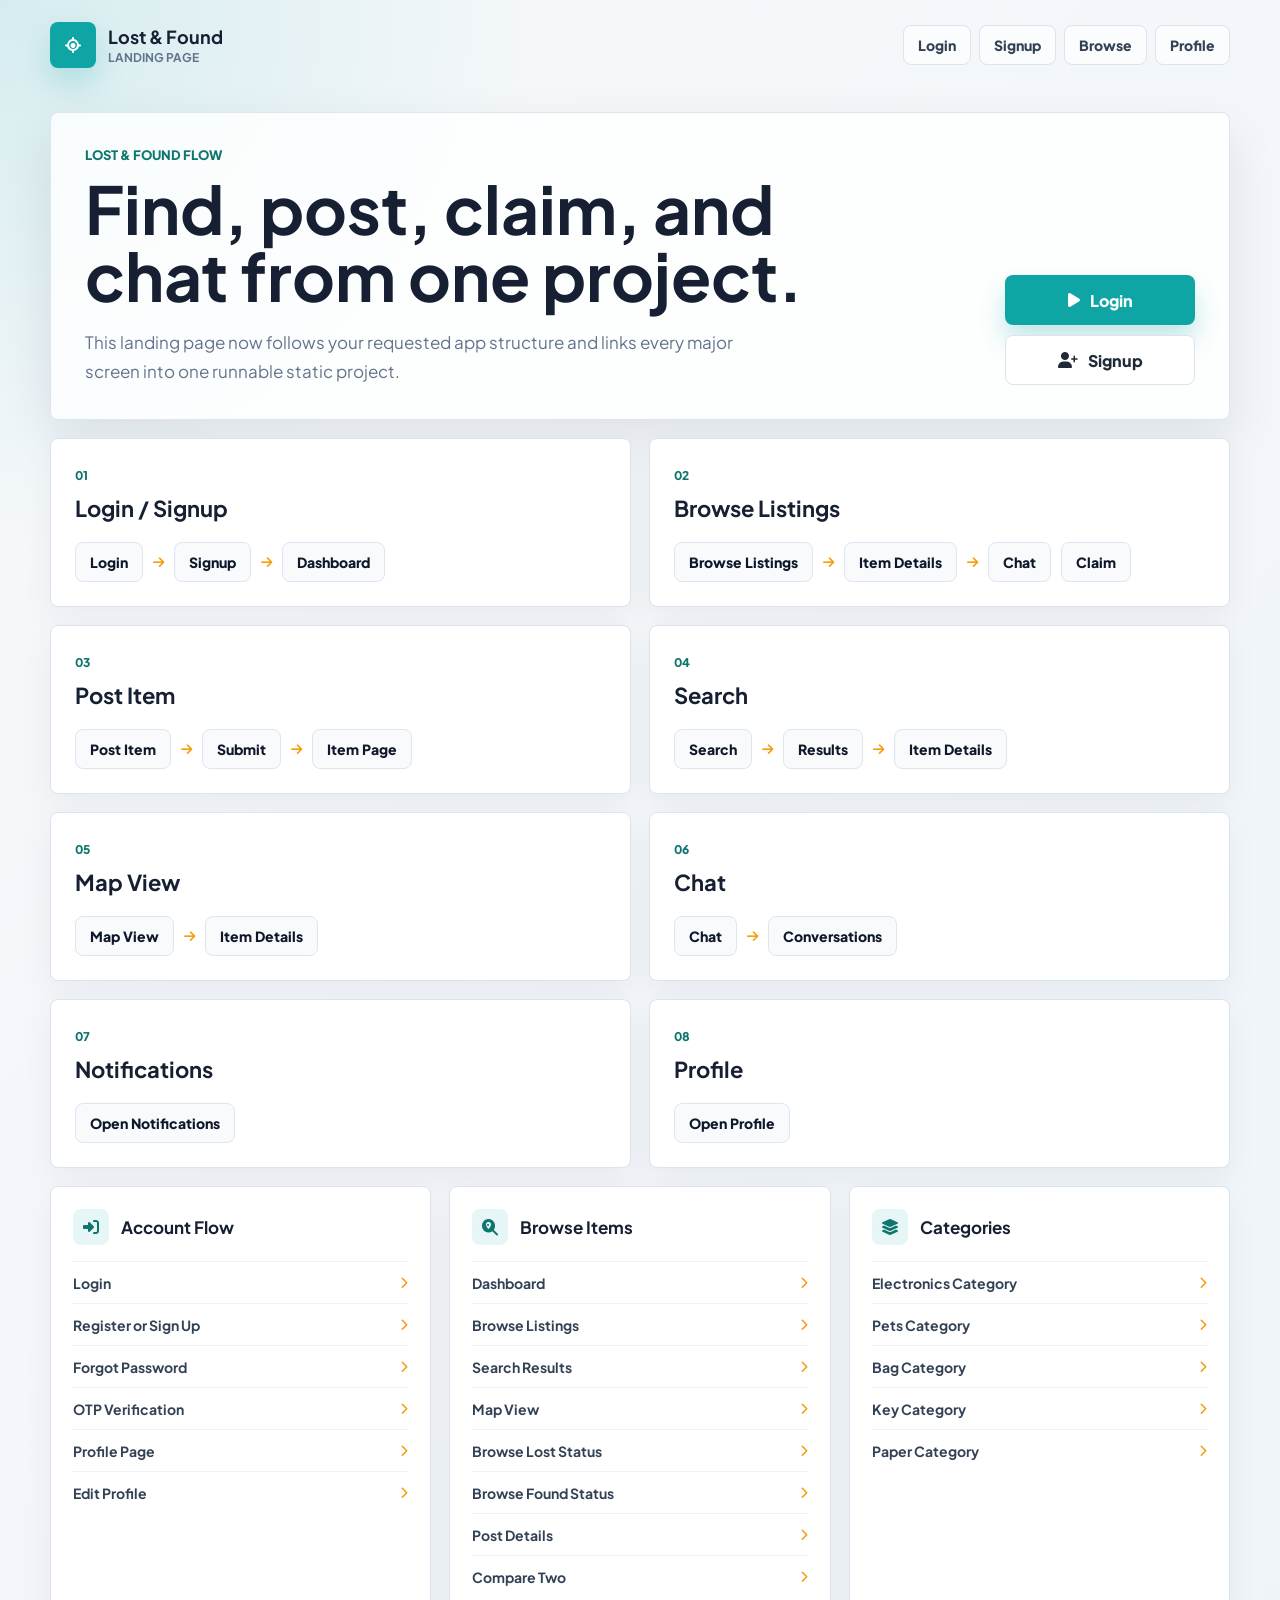
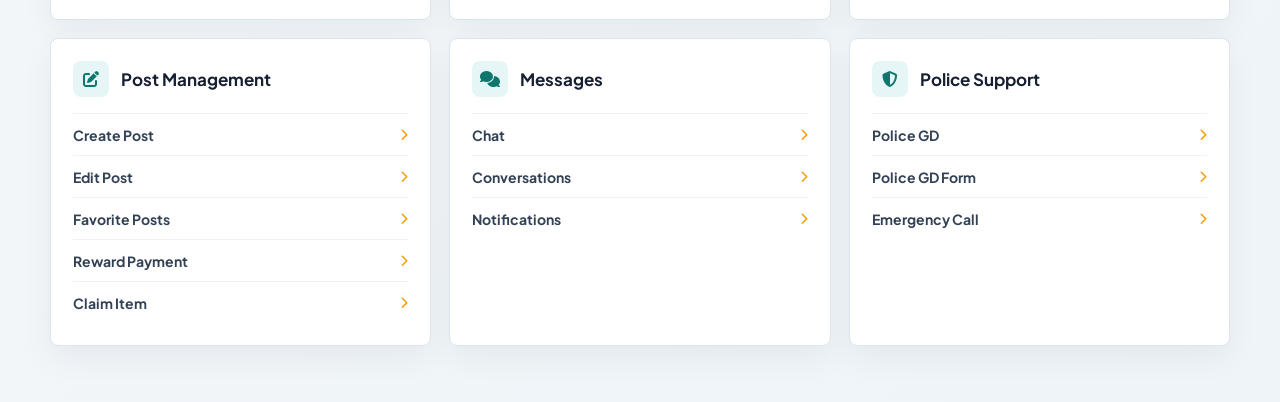
<file: index.html>
<!DOCTYPE html>
<html lang="en">
<head>
  <meta charset="UTF-8">
  <meta name="viewport" content="width=device-width, initial-scale=1.0">
  <title>Lost & Found | Landing Page</title>
  <link rel="preconnect" href="https://fonts.googleapis.com">
  <link rel="preconnect" href="https://fonts.gstatic.com" crossorigin>
  <link href="https://fonts.googleapis.com/css2?family=Plus+Jakarta+Sans:wght@400;600;700;800&display=swap" rel="stylesheet">
  <link rel="stylesheet" href="https://cdnjs.cloudflare.com/ajax/libs/font-awesome/6.4.0/css/all.min.css">
  <link rel="stylesheet" href="style.css">
</head>
<body>
  <header class="topbar">
    <a class="brand" href="index.html" aria-label="Lost and Found home">
      <span class="brand-mark"><i class="fa-solid fa-location-crosshairs"></i></span>
      <span>
        <strong>Lost & Found</strong>
        <small>Landing Page</small>
      </span>
    </a>

    <nav class="quick-nav" aria-label="Primary pages">
      <a href="Login/index.html">Login</a>
      <a href="Register-or-SignUp/index.html">Signup</a>
      <a href="Browse%20Listings/index.html">Browse</a>
      <a href="Profile%20Page/index.html">Profile</a>
    </nav>
  </header>

  <main>
    <section class="hero">
      <div class="hero-copy">
        <p class="eyebrow">Lost & Found flow</p>
        <h1>Find, post, claim, and chat from one project.</h1>
        <p>
          This landing page now follows your requested app structure and links every major screen
          into one runnable static project.
        </p>
      </div>

      <div class="hero-actions" aria-label="Main actions">
        <a class="primary-action" href="Login/index.html">
          <i class="fa-solid fa-play"></i>
          Login
        </a>
        <a class="secondary-action" href="Register-or-SignUp/index.html">
          <i class="fa-solid fa-user-plus"></i>
          Signup
        </a>
      </div>
    </section>

    <section class="flow-map" aria-label="Application flow">
      <article class="flow-card">
        <span class="step-number">01</span>
        <h2>Login / Signup</h2>
        <div class="flow-chain">
          <a href="Login/index.html">Login</a>
          <i class="fa-solid fa-arrow-right"></i>
          <a href="Register-or-SignUp/index.html">Signup</a>
          <i class="fa-solid fa-arrow-right"></i>
          <a href="DashBoard/index.html">Dashboard</a>
        </div>
      </article>

      <article class="flow-card">
        <span class="step-number">02</span>
        <h2>Browse Listings</h2>
        <div class="flow-chain">
          <a href="Browse%20Listings/index.html">Browse Listings</a>
          <i class="fa-solid fa-arrow-right"></i>
          <a href="Post%20Details/index.html">Item Details</a>
          <i class="fa-solid fa-arrow-right"></i>
          <a href="Chat/index.html">Chat</a>
          <a href="Claim%20Item/index.html">Claim</a>
        </div>
      </article>

      <article class="flow-card">
        <span class="step-number">03</span>
        <h2>Post Item</h2>
        <div class="flow-chain">
          <a href="Create%20Post/index.html">Post Item</a>
          <i class="fa-solid fa-arrow-right"></i>
          <a href="Create%20Post/index.html">Submit</a>
          <i class="fa-solid fa-arrow-right"></i>
          <a href="Post%20Details/index.html">Item Page</a>
        </div>
      </article>

      <article class="flow-card">
        <span class="step-number">04</span>
        <h2>Search</h2>
        <div class="flow-chain">
          <a href="DashBoard/index.html">Search</a>
          <i class="fa-solid fa-arrow-right"></i>
          <a href="Search%20Results/index.html">Results</a>
          <i class="fa-solid fa-arrow-right"></i>
          <a href="Post%20Details/index.html">Item Details</a>
        </div>
      </article>

      <article class="flow-card">
        <span class="step-number">05</span>
        <h2>Map View</h2>
        <div class="flow-chain">
          <a href="Map%20View/index.html">Map View</a>
          <i class="fa-solid fa-arrow-right"></i>
          <a href="Post%20Details/index.html">Item Details</a>
        </div>
      </article>

      <article class="flow-card">
        <span class="step-number">06</span>
        <h2>Chat</h2>
        <div class="flow-chain">
          <a href="Chat/index.html">Chat</a>
          <i class="fa-solid fa-arrow-right"></i>
          <a href="Conversations/index.html">Conversations</a>
        </div>
      </article>

      <article class="flow-card compact-card">
        <span class="step-number">07</span>
        <h2>Notifications</h2>
        <a class="solo-link" href="Notifications/index.html">Open Notifications</a>
      </article>

      <article class="flow-card compact-card">
        <span class="step-number">08</span>
        <h2>Profile</h2>
        <a class="solo-link" href="Profile%20Page/index.html">Open Profile</a>
      </article>
    </section>

    <section class="page-grid" aria-label="Extra project pages">
      <article class="page-group">
        <div class="group-heading">
          <i class="fa-solid fa-right-to-bracket"></i>
          <h2>Account Flow</h2>
        </div>
        <a href="Login/index.html">Login</a>
        <a href="Register-or-SignUp/index.html">Register or Sign Up</a>
        <a href="Forgot%20Password/index.html">Forgot Password</a>
        <a href="OTP%20Verification/index.html">OTP Verification</a>
        <a href="Profile%20Page/index.html">Profile Page</a>
        <a href="Edit%20Profile/index.html">Edit Profile</a>
      </article>

      <article class="page-group">
        <div class="group-heading">
          <i class="fa-solid fa-magnifying-glass-location"></i>
          <h2>Browse Items</h2>
        </div>
        <a href="DashBoard/index.html">Dashboard</a>
        <a href="Browse%20Listings/index.html">Browse Listings</a>
        <a href="Search%20Results/index.html">Search Results</a>
        <a href="Map%20View/index.html">Map View</a>
        <a href="Browse%20By%20Lost%20Status/index.html">Browse Lost Status</a>
        <a href="Browse%20By%20Found%20Status/index.html">Browse Found Status</a>
        <a href="Post%20Details/index.html">Post Details</a>
        <a href="Compare%20Two/index.html">Compare Two</a>
      </article>

      <article class="page-group">
        <div class="group-heading">
          <i class="fa-solid fa-layer-group"></i>
          <h2>Categories</h2>
        </div>
        <a href="Electroincs%20Category/index.html">Electronics Category</a>
        <a href="Pets%20Category/index.html">Pets Category</a>
        <a href="Bag%20Category/index.html">Bag Category</a>
        <a href="Key%20Category/index.html">Key Category</a>
        <a href="Paper%20Category/index.html">Paper Category</a>
      </article>

      <article class="page-group">
        <div class="group-heading">
          <i class="fa-solid fa-pen-to-square"></i>
          <h2>Post Management</h2>
        </div>
        <a href="Create%20Post/index.html">Create Post</a>
        <a href="Edit%20Post/index.html">Edit Post</a>
        <a href="Add%20Favorite%20Post/index.html">Favorite Posts</a>
        <a href="Reward%20Payment/index.html">Reward Payment</a>
        <a href="Claim%20Item/index.html">Claim Item</a>
      </article>

      <article class="page-group">
        <div class="group-heading">
          <i class="fa-solid fa-comments"></i>
          <h2>Messages</h2>
        </div>
        <a href="Chat/index.html">Chat</a>
        <a href="Conversations/index.html">Conversations</a>
        <a href="Notifications/index.html">Notifications</a>
      </article>

      <article class="page-group">
        <div class="group-heading">
          <i class="fa-solid fa-shield-halved"></i>
          <h2>Police Support</h2>
        </div>
        <a href="Police%20GD/index.html">Police GD</a>
        <a href="Police%20GD%20Form/index.html">Police GD Form</a>
        <a href="Emergency%20Call/index.html">Emergency Call</a>
      </article>
    </section>
  </main>
</body>
</html>
</file>
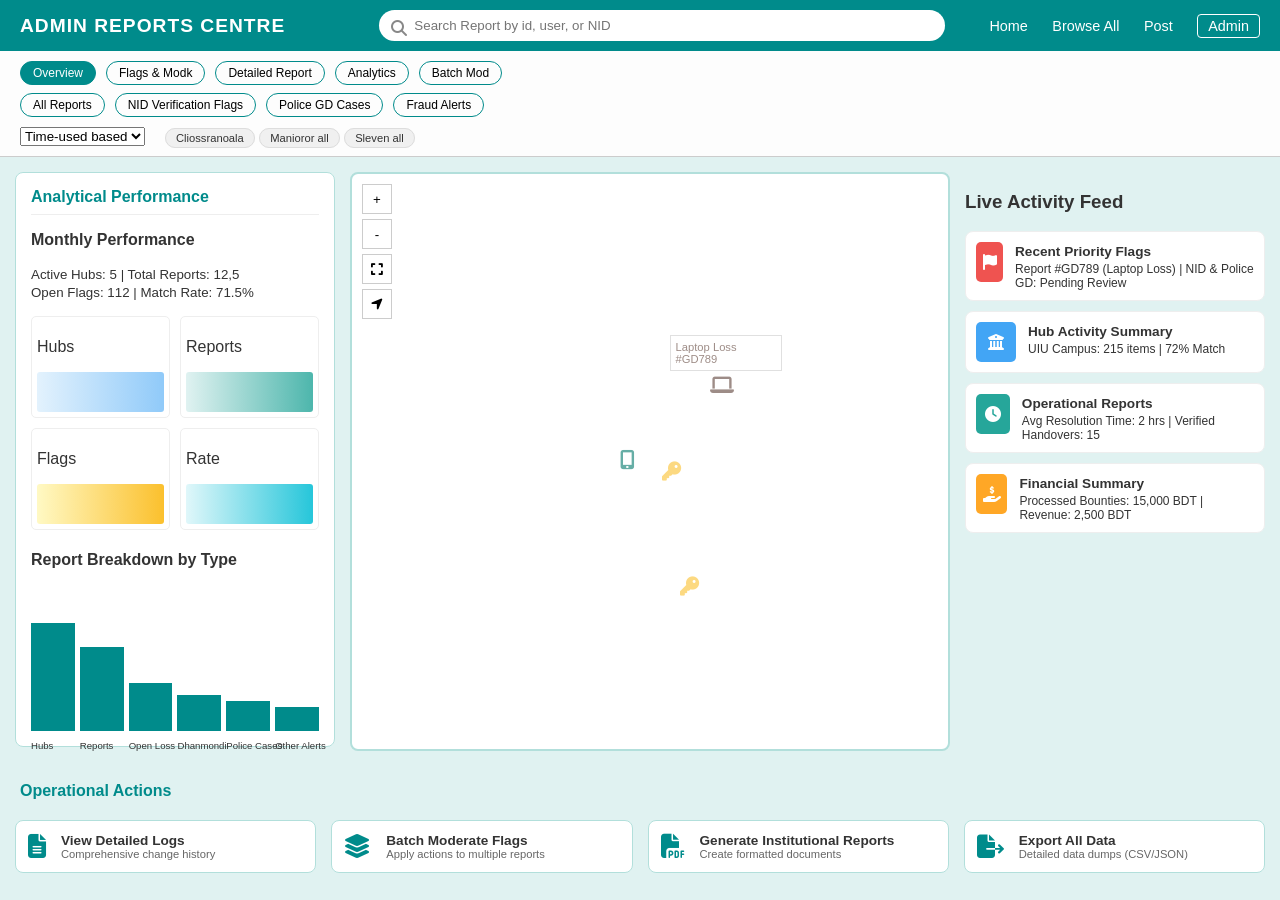
<file: Admin Reports Centre/index.html>
<!DOCTYPE html>
<html lang="en">
<head>
    <meta charset="UTF-8">
    <meta name="viewport" content="width=device-width, initial-scale=1.0">
    <title>Admin Reports Centre</title>
    <link rel="stylesheet" href="style.css">
    <link rel="stylesheet" href="https://cdnjs.cloudflare.com/ajax/libs/font-awesome/6.4.0/css/all.min.css">
    <link rel="stylesheet" href="https://cdnjs.cloudflare.com/ajax/libs/animate.css/4.1.1/animate.min.css"/>
</head>
<body>

    <header class="main-header">
        <div class="logo-area">
            <h1>ADMIN REPORTS CENTRE</h1>
        </div>
        <div class="search-bar">
            <i class="fas fa-search"></i>
            <input type="text" placeholder="Search Report by id, user, or NID">
        </div>
        <nav class="main-nav">
            <a href="#">Home</a>
            <a href="#">Browse All</a>
            <a href="#">Post</a>
            <a href="#" class="admin-label">Admin</a>
        </nav>
    </header>

    <div class="toolbar">
        <div class="primary-filters">
            <button class="active">Overview</button>
            <button>Flags & Modk</button>
            <button>Detailed Report</button>
            <button>Analytics</button>
            <button>Batch Mod</button>
        </div>
        <div class="secondary-filters">
            <button>All Reports</button>
            <button>NID Verification Flags</button>
            <button>Police GD Cases</button>
            <button>Fraud Alerts</button>
        </div>
        <div class="advanced-tools">
            <select><option>Time-used based</option></select>
            <div class="filter-pills">
                <span>Cliossranoala</span>
                <span>Manioror all</span>
                <span>Sleven all</span>
            </div>
        </div>
    </div>

    <main class="dashboard-container">
        
        <section class="analytical-col animate__animated animate__fadeInLeft">
            <div class="card">
                <h3>Analytical Performance</h3>
                <div class="stats-summary">
                    <p><strong>Monthly Performance</strong></p>
                    <small>Active Hubs: 5 | Total Reports: 12,5</small><br>
                    <small>Open Flags: 112 | Match Rate: 71.5%</small>
                </div>
                
                <div class="mini-charts-grid">
                    <div class="mini-chart">
                        <p>Hubs</p>
                        <div class="wave-svg blue-wave"></div>
                    </div>
                    <div class="mini-chart">
                        <p>Reports</p>
                        <div class="wave-svg teal-wave"></div>
                    </div>
                    <div class="mini-chart">
                        <p>Flags</p>
                        <div class="wave-svg gold-wave"></div>
                    </div>
                    <div class="mini-chart">
                        <p>Rate</p>
                        <div class="wave-svg cyan-wave"></div>
                    </div>
                </div>

                <div class="breakdown-section">
                    <h4>Report Breakdown by Type</h4>
                    <div class="bar-chart">
                        <div class="bar" style="height: 90%;"><span class="label">Hubs</span></div>
                        <div class="bar" style="height: 70%;"><span class="label">Reports</span></div>
                        <div class="bar" style="height: 40%;"><span class="label">Open Loss</span></div>
                        <div class="bar" style="height: 30%;"><span class="label">Dhanmondi</span></div>
                        <div class="bar" style="height: 25%;"><span class="label">Police Cases</span></div>
                        <div class="bar" style="height: 20%;"><span class="label">Other Alerts</span></div>
                    </div>
                </div>
            </div>
        </section>

        <section class="map-col animate__animated animate__zoomIn">
            <div class="map-wrapper">
                <div class="map-ui-controls">
                    <button>+</button>
                    <button>-</button>
                    <button><i class="fas fa-expand"></i></button>
                    <button><i class="fas fa-location-arrow"></i></button>
                </div>
                <div class="map-bg">
                    <div class="pin laptop-pin" style="top: 35%; left: 60%;">
                        <i class="fas fa-laptop"></i>
                        <div class="tooltip">Laptop Loss #GD789</div>
                    </div>
                    <div class="pin key-pin" style="top: 50%; left: 52%;">
                        <i class="fas fa-key"></i>
                    </div>
                    <div class="pin phone-pin" style="top: 48%; left: 45%;">
                        <i class="fas fa-mobile-alt"></i>
                    </div>
                    <div class="pin key-pin" style="top: 70%; left: 55%;">
                        <i class="fas fa-key"></i>
                    </div>
                </div>
            </div>
        </section>

        <section class="feed-col animate__animated animate__fadeInRight">
            <h3 class="feed-title">Live Activity Feed</h3>
            
            <div class="feed-item">
                <div class="icon-box red-bg"><i class="fas fa-flag"></i></div>
                <div class="feed-text">
                    <strong>Recent Priority Flags</strong>
                    <p>Report #GD789 (Laptop Loss) | NID & Police GD: Pending Review</p>
                </div>
            </div>

            <div class="feed-item">
                <div class="icon-box blue-bg"><i class="fas fa-university"></i></div>
                <div class="feed-text">
                    <strong>Hub Activity Summary</strong>
                    <p>UIU Campus: 215 items | 72% Match</p>
                </div>
            </div>

            <div class="feed-item">
                <div class="icon-box teal-bg"><i class="fas fa-clock"></i></div>
                <div class="feed-text">
                    <strong>Operational Reports</strong>
                    <p>Avg Resolution Time: 2 hrs | Verified Handovers: 15</p>
                </div>
            </div>

            <div class="feed-item">
                <div class="icon-box gold-bg"><i class="fas fa-hand-holding-usd"></i></div>
                <div class="feed-text">
                    <strong>Financial Summary</strong>
                    <p>Processed Bounties: 15,000 BDT | Revenue: 2,500 BDT</p>
                </div>
            </div>
        </section>
    </main>

    <div class="action-heading">Operational Actions</div>
    <footer class="footer-actions animate__animated animate__fadeInUp">
        <div class="action-card">
            <i class="fas fa-file-alt"></i>
            <div>
                <h4>View Detailed Logs</h4>
                <p>Comprehensive change history</p>
            </div>
        </div>
        <div class="action-card">
            <i class="fas fa-layer-group"></i>
            <div>
                <h4>Batch Moderate Flags</h4>
                <p>Apply actions to multiple reports</p>
            </div>
        </div>
        <div class="action-card">
            <i class="fas fa-file-pdf"></i>
            <div>
                <h4>Generate Institutional Reports</h4>
                <p>Create formatted documents</p>
            </div>
        </div>
        <div class="action-card">
            <i class="fas fa-file-export"></i>
            <div>
                <h4>Export All Data</h4>
                <p>Detailed data dumps (CSV/JSON)</p>
            </div>
        </div>
    </footer>

</body>
</html>
</file>
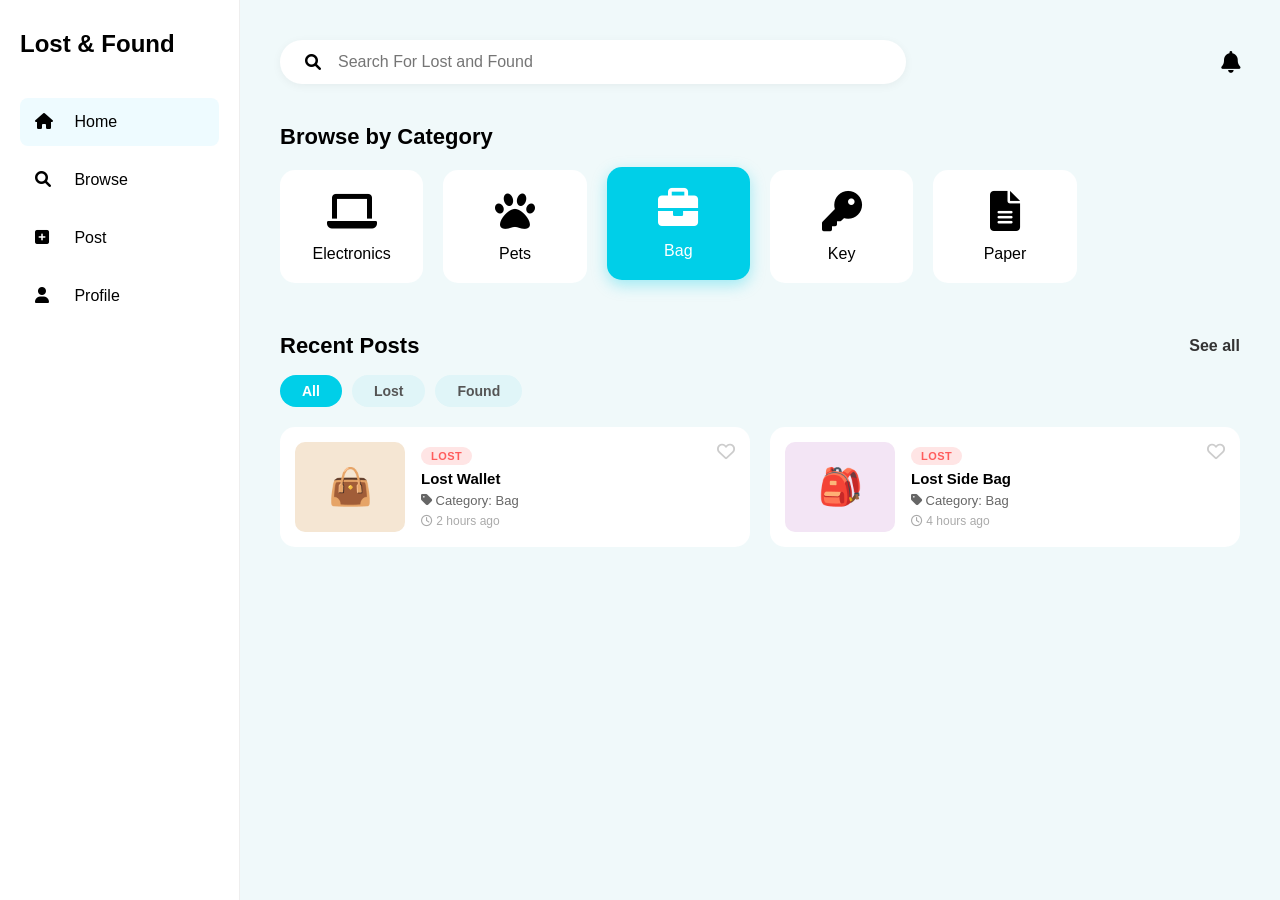
<file: Bag Category/index.html>
<!DOCTYPE html>
<html lang="en">
<head>
    <meta charset="UTF-8">
    <meta name="viewport" content="width=device-width, initial-scale=1.0">
    <title>Lost & Found Desktop</title>
    <link rel="stylesheet" href="style.css">
    <link rel="stylesheet" href="https://cdnjs.cloudflare.com/ajax/libs/font-awesome/6.0.0/css/all.min.css">
</head>
<body>

    <!-- Sidebar -->
    <nav class="sidebar">
        <div class="logo">Lost & Found</div>
        <ul class="nav-links">
            <li class="active"><i class="fas fa-home"></i> Home</li>
            <li><i class="fas fa-search"></i> Browse</li>
            <li><i class="fas fa-plus-square"></i> Post</li>
            <li><i class="fas fa-user"></i> Profile</li>
        </ul>
    </nav>

    <main class="main-content">
        <!-- Header -->
        <header class="top-header">
            <div class="search-bar">
                <i class="fas fa-search"></i>
                <input type="text" placeholder="Search For Lost and Found">
            </div>
            <div class="notifications">
                <i class="fas fa-bell"></i>
            </div>
        </header>

        <!-- Categories Section -->
        <section class="section">
            <h2>Browse by Category</h2>
            <div class="category-grid">
                <div class="category-card" onclick="filterByCategory('electronics', this)">
                    <div class="icon-box"><i class="fas fa-laptop"></i></div>
                    <p>Electronics</p>
                </div>
                <div class="category-card" onclick="filterByCategory('pets', this)">
                    <div class="icon-box"><i class="fas fa-paw"></i></div>
                    <p>Pets</p>
                </div>
                <div class="category-card active-category" onclick="filterByCategory('bag', this)">
                    <div class="icon-box"><i class="fas fa-briefcase"></i></div>
                    <p>Bag</p>
                </div>
                <div class="category-card" onclick="filterByCategory('key', this)">
                    <div class="icon-box"><i class="fas fa-key"></i></div>
                    <p>Key</p>
                </div>
                <div class="category-card" onclick="filterByCategory('paper', this)">
                    <div class="icon-box"><i class="fas fa-file-alt"></i></div>
                    <p>Paper</p>
                </div>
            </div>
        </section>

        <!-- Recent Posts Section -->
        <section class="section">
            <div class="section-header">
                <h2>Recent Posts</h2>
                <a href="#" class="see-all">See all</a>
            </div>

            <!-- Filter Tabs -->
            <div class="filter-tabs">
                <button class="filter-tab active" onclick="filterPosts('all', this)">All</button>
                <button class="filter-tab" onclick="filterPosts('lost', this)">Lost</button>
                <button class="filter-tab" onclick="filterPosts('found', this)">Found</button>
            </div>

            <div class="posts-grid" id="postsGrid">

                <div class="post-card" data-status="lost" data-category="bag">
                    <div class="img-placeholder" style="background:#f5e6d3;">👜</div>
                    <div class="post-info">
                        <span class="status-badge status-lost">Lost</span>
                        <h3>Lost Wallet</h3>
                        <p class="category-label"><i class="fas fa-tag"></i> Category: Bag</p>
                        <span class="time"><i class="far fa-clock"></i> 2 hours ago</span>
                    </div>
                    <i class="far fa-heart heart-icon"></i>
                </div>

                <div class="post-card" data-status="found" data-category="electronics">
                    <div class="img-placeholder" style="background:#ddeeff;">📱</div>
                    <div class="post-info">
                        <span class="status-badge status-found">Found</span>
                        <h3>Found iPhone 13</h3>
                        <p class="category-label"><i class="fas fa-tag"></i> Category: Electronics</p>
                        <span class="time"><i class="far fa-clock"></i> 3 hours ago</span>
                    </div>
                    <i class="far fa-heart heart-icon"></i>
                </div>

                <div class="post-card" data-status="found" data-category="electronics">
                    <div class="img-placeholder" style="background:#e8f5e9;">📲</div>
                    <div class="post-info">
                        <span class="status-badge status-found">Found</span>
                        <h3>Found Pixel 8 Pro</h3>
                        <p class="category-label"><i class="fas fa-tag"></i> Category: Electronics</p>
                        <span class="time"><i class="far fa-clock"></i> 1 hour ago</span>
                    </div>
                    <i class="far fa-heart heart-icon"></i>
                </div>

                <div class="post-card" data-status="lost" data-category="bag">
                    <div class="img-placeholder" style="background:#f3e5f5;">🎒</div>
                    <div class="post-info">
                        <span class="status-badge status-lost">Lost</span>
                        <h3>Lost Side Bag</h3>
                        <p class="category-label"><i class="fas fa-tag"></i> Category: Bag</p>
                        <span class="time"><i class="far fa-clock"></i> 4 hours ago</span>
                    </div>
                    <i class="far fa-heart heart-icon"></i>
                </div>

                <div class="post-card" data-status="lost" data-category="pets">
                    <div class="img-placeholder" style="background:#fff3e0;">🐱</div>
                    <div class="post-info">
                        <span class="status-badge status-lost">Lost</span>
                        <h3>Lost Cat</h3>
                        <p class="category-label"><i class="fas fa-tag"></i> Category: Pets</p>
                        <span class="time"><i class="far fa-clock"></i> 5 hours ago</span>
                    </div>
                    <i class="far fa-heart heart-icon"></i>
                </div>

                <div class="post-card" data-status="found" data-category="key">
                    <div class="img-placeholder" style="background:#e8f5e9;">🔑</div>
                    <div class="post-info">
                        <span class="status-badge status-found">Found</span>
                        <h3>Found Side Bag</h3>
                        <p class="category-label"><i class="fas fa-tag"></i> Category: Key</p>
                        <span class="time"><i class="far fa-clock"></i> 30 mins ago</span>
                    </div>
                    <i class="far fa-heart heart-icon"></i>
                </div>

                <div class="post-card" data-status="found" data-category="key">
                    <div class="img-placeholder" style="background:#e8f5e9;">🔑</div>
                    <div class="post-info">
                        <span class="status-badge status-found">Found</span>
                        <h3>A "Found Key" notice/poster</h3>
                        <p class="category-label"><i class="fas fa-tag"></i> Category: Key</p>
                        <span class="time"><i class="far fa-clock"></i> 2 hours ago</span>
                    </div>
                    <i class="far fa-heart heart-icon"></i>
                </div>

                <div class="post-card" data-status="lost" data-category="pets">
                    <div class="img-placeholder" style="background:#fff3e0;">🐾</div>
                    <div class="post-info">
                        <span class="status-badge status-lost">Lost</span>
                        <h3>Our beloved cat is missing!</h3>
                        <p class="category-label"><i class="fas fa-tag"></i> Category: Pets</p>
                        <span class="time"><i class="far fa-clock"></i> 1 hour ago</span>
                    </div>
                    <i class="far fa-heart heart-icon"></i>
                </div>

            </div>
        </section>
    </main>

    <script>
        let activeStatus = 'all';
        let activeCategory = 'bag';

        function applyFilters() {
            document.querySelectorAll('.post-card').forEach(card => {
                const statusMatch = activeStatus === 'all' || card.dataset.status === activeStatus;
                const categoryMatch = activeCategory === 'all' || card.dataset.category === activeCategory;
                card.style.display = (statusMatch && categoryMatch) ? 'flex' : 'none';
            });
        }

        function filterPosts(type, btn) {
            document.querySelectorAll('.filter-tab').forEach(t => t.classList.remove('active'));
            btn.classList.add('active');
            activeStatus = type;
            applyFilters();
        }

        function filterByCategory(category, card) {
            document.querySelectorAll('.category-card').forEach(c => c.classList.remove('active-category'));
            card.classList.add('active-category');
            activeCategory = category;
            applyFilters();
        }

        // Default: show Electronics on page load
        applyFilters();

        document.querySelectorAll('.heart-icon').forEach(icon => {
            icon.addEventListener('click', () => {
                icon.classList.toggle('far');
                icon.classList.toggle('fas');
                icon.style.color = icon.classList.contains('fas') ? '#ff5c5c' : '#ccc';
            });
        });
    </script>

</body>
</html>
</file>
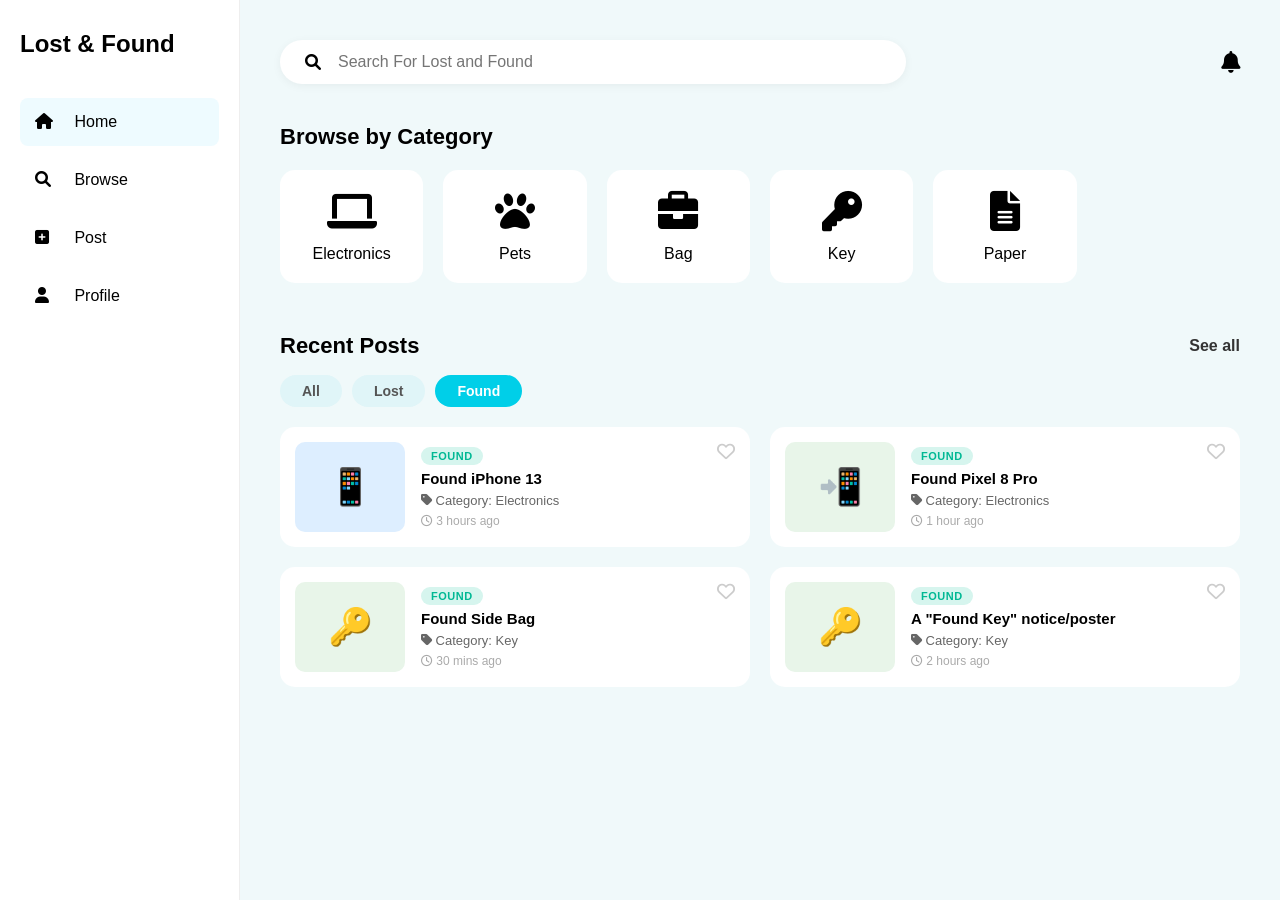
<file: Browse By Found Status/index.html>
<!DOCTYPE html>
<html lang="en">
<head>
    <meta charset="UTF-8">
    <meta name="viewport" content="width=device-width, initial-scale=1.0">
    <title>Lost & Found Desktop</title>
    <link rel="stylesheet" href="style.css">
    <link rel="stylesheet" href="https://cdnjs.cloudflare.com/ajax/libs/font-awesome/6.0.0/css/all.min.css">
</head>
<body>

    <!-- Sidebar -->
    <nav class="sidebar">
        <div class="logo">Lost & Found</div>
        <ul class="nav-links">
            <li class="active"><i class="fas fa-home"></i> Home</li>
            <li><i class="fas fa-search"></i> Browse</li>
            <li><i class="fas fa-plus-square"></i> Post</li>
            <li><i class="fas fa-user"></i> Profile</li>
        </ul>
    </nav>

    <main class="main-content">
        <!-- Header -->
        <header class="top-header">
            <div class="search-bar">
                <i class="fas fa-search"></i>
                <input type="text" placeholder="Search For Lost and Found">
            </div>
            <div class="notifications">
                <i class="fas fa-bell"></i>
            </div>
        </header>

        <!-- Categories Section -->
        <section class="section">
            <h2>Browse by Category</h2>
            <div class="category-grid">
                <div class="category-card">
                    <div class="icon-box"><i class="fas fa-laptop"></i></div>
                    <p>Electronics</p>
                </div>
                <div class="category-card">
                    <div class="icon-box"><i class="fas fa-paw"></i></div>
                    <p>Pets</p>
                </div>
                <div class="category-card">
                    <div class="icon-box"><i class="fas fa-briefcase"></i></div>
                    <p>Bag</p>
                </div>
                <div class="category-card">
                    <div class="icon-box"><i class="fas fa-key"></i></div>
                    <p>Key</p>
                </div>
                <div class="category-card">
                    <div class="icon-box"><i class="fas fa-file-alt"></i></div>
                    <p>Paper</p>
                </div>
            </div>
        </section>

        <!-- Recent Posts Section -->
        <section class="section">
            <div class="section-header">
                <h2>Recent Posts</h2>
                <a href="#" class="see-all">See all</a>
            </div>

            <!-- Filter Tabs -->
            <div class="filter-tabs">
                <button class="filter-tab" onclick="filterPosts('all', this)">All</button>
                <button class="filter-tab" onclick="filterPosts('lost', this)">Lost</button>
                <button class="filter-tab active" onclick="filterPosts('found', this)">Found</button>
            </div>

            <div class="posts-grid" id="postsGrid">

                <div class="post-card" data-status="lost">
                    <div class="img-placeholder" style="background:#f5e6d3;">👜</div>
                    <div class="post-info">
                        <span class="status-badge status-lost">Lost</span>
                        <h3>Lost Wallet</h3>
                        <p class="category-label"><i class="fas fa-tag"></i> Category: Bag</p>
                        <span class="time"><i class="far fa-clock"></i> 2 hours ago</span>
                    </div>
                    <i class="far fa-heart heart-icon"></i>
                </div>

                <div class="post-card" data-status="found">
                    <div class="img-placeholder" style="background:#ddeeff;">📱</div>
                    <div class="post-info">
                        <span class="status-badge status-found">Found</span>
                        <h3>Found iPhone 13</h3>
                        <p class="category-label"><i class="fas fa-tag"></i> Category: Electronics</p>
                        <span class="time"><i class="far fa-clock"></i> 3 hours ago</span>
                    </div>
                    <i class="far fa-heart heart-icon"></i>
                </div>

                <div class="post-card" data-status="found">
                    <div class="img-placeholder" style="background:#e8f5e9;">📲</div>
                    <div class="post-info">
                        <span class="status-badge status-found">Found</span>
                        <h3>Found Pixel 8 Pro</h3>
                        <p class="category-label"><i class="fas fa-tag"></i> Category: Electronics</p>
                        <span class="time"><i class="far fa-clock"></i> 1 hour ago</span>
                    </div>
                    <i class="far fa-heart heart-icon"></i>
                </div>

                <div class="post-card" data-status="lost">
                    <div class="img-placeholder" style="background:#f3e5f5;">🎒</div>
                    <div class="post-info">
                        <span class="status-badge status-lost">Lost</span>
                        <h3>Lost Side Bag</h3>
                        <p class="category-label"><i class="fas fa-tag"></i> Category: Bag</p>
                        <span class="time"><i class="far fa-clock"></i> 4 hours ago</span>
                    </div>
                    <i class="far fa-heart heart-icon"></i>
                </div>

                <div class="post-card" data-status="lost">
                    <div class="img-placeholder" style="background:#fff3e0;">🐱</div>
                    <div class="post-info">
                        <span class="status-badge status-lost">Lost</span>
                        <h3>Lost Cat</h3>
                        <p class="category-label"><i class="fas fa-tag"></i> Category: Pets</p>
                        <span class="time"><i class="far fa-clock"></i> 5 hours ago</span>
                    </div>
                    <i class="far fa-heart heart-icon"></i>
                </div>

                <div class="post-card" data-status="found">
                    <div class="img-placeholder" style="background:#e8f5e9;">🔑</div>
                    <div class="post-info">
                        <span class="status-badge status-found">Found</span>
                        <h3>Found Side Bag</h3>
                        <p class="category-label"><i class="fas fa-tag"></i> Category: Key</p>
                        <span class="time"><i class="far fa-clock"></i> 30 mins ago</span>
                    </div>
                    <i class="far fa-heart heart-icon"></i>
                </div>

                <div class="post-card" data-status="found">
                    <div class="img-placeholder" style="background:#e8f5e9;">🔑</div>
                    <div class="post-info">
                        <span class="status-badge status-found">Found</span>
                        <h3>A "Found Key" notice/poster</h3>
                        <p class="category-label"><i class="fas fa-tag"></i> Category: Key</p>
                        <span class="time"><i class="far fa-clock"></i> 2 hours ago</span>
                    </div>
                    <i class="far fa-heart heart-icon"></i>
                </div>

                <div class="post-card" data-status="lost">
                    <div class="img-placeholder" style="background:#fff3e0;">🐾</div>
                    <div class="post-info">
                        <span class="status-badge status-lost">Lost</span>
                        <h3>Our beloved cat is missing!</h3>
                        <p class="category-label"><i class="fas fa-tag"></i> Category: Pets</p>
                        <span class="time"><i class="far fa-clock"></i> 1 hour ago</span>
                    </div>
                    <i class="far fa-heart heart-icon"></i>
                </div>

            </div>
        </section>
    </main>

    <script>
        function filterPosts(type, btn) {
            document.querySelectorAll('.filter-tab').forEach(t => t.classList.remove('active'));
            btn.classList.add('active');
            const grid = document.getElementById('postsGrid');
            grid.classList.remove('filter-lost', 'filter-found');
            if (type === 'lost') grid.classList.add('filter-lost');
            if (type === 'found') grid.classList.add('filter-found');
        }

        // Apply lost filter on page load
        document.getElementById('postsGrid').classList.add('filter-found');

        document.querySelectorAll('.heart-icon').forEach(icon => {
            icon.addEventListener('click', () => {
                icon.classList.toggle('far');
                icon.classList.toggle('fas');
                icon.style.color = icon.classList.contains('fas') ? '#ff5c5c' : '#ccc';
            });
        });
    </script>

</body>
</html>
</file>
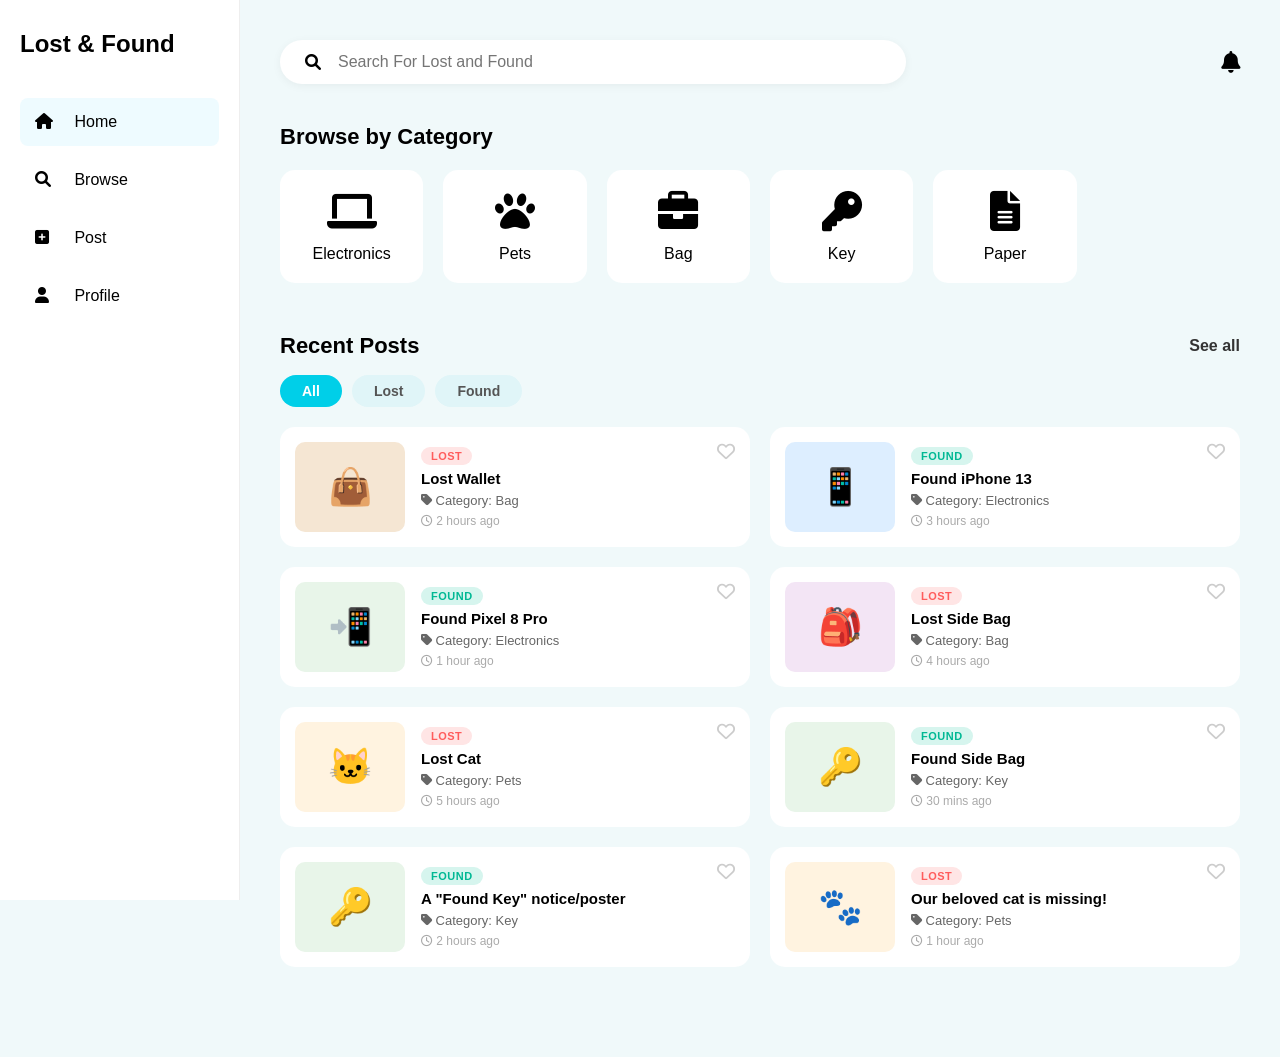
<file: DashBoard/index.html>
<!DOCTYPE html>
<html lang="en">
<head>
    <meta charset="UTF-8">
    <meta name="viewport" content="width=device-width, initial-scale=1.0">
    <title>Lost & Found Desktop</title>
    <link rel="stylesheet" href="style.css">
    <link rel="stylesheet" href="https://cdnjs.cloudflare.com/ajax/libs/font-awesome/6.0.0/css/all.min.css">
</head>
<body>

    <!-- Sidebar -->
    <nav class="sidebar">
        <div class="logo">Lost & Found</div>
        <ul class="nav-links">
            <li class="active" onclick="location.href='../DashBoard/index.html'"><i class="fas fa-home"></i> Home</li>
            <li onclick="location.href='../Browse Listings/index.html'"><i class="fas fa-search"></i> Browse</li>
            <li onclick="location.href='../Create Post/index.html'"><i class="fas fa-plus-square"></i> Post</li>
            <li onclick="location.href='../Profile Page/index.html'"><i class="fas fa-user"></i> Profile</li>
        </ul>
    </nav>

    <main class="main-content">
        <!-- Header -->
        <header class="top-header">
            <div class="search-bar">
                <i class="fas fa-search" onclick="location.href='../Search Results/index.html'"></i>
                <input type="text" placeholder="Search For Lost and Found" onkeydown="if(event.key === 'Enter') location.href='../Search Results/index.html'">
            </div>
            <div class="notifications" onclick="location.href='../Notifications/index.html'">
                <i class="fas fa-bell"></i>
            </div>
        </header>

        <!-- Categories Section -->
        <section class="section">
            <h2>Browse by Category</h2>
            <div class="category-grid">
                <div class="category-card" onclick="location.href='../Electroincs Category/index.html'">
                    <div class="icon-box"><i class="fas fa-laptop"></i></div>
                    <p>Electronics</p>
                </div>
                <div class="category-card" onclick="location.href='../Pets Category/index.html'">
                    <div class="icon-box"><i class="fas fa-paw"></i></div>
                    <p>Pets</p>
                </div>
                <div class="category-card" onclick="location.href='../Bag Category/index.html'">
                    <div class="icon-box"><i class="fas fa-briefcase"></i></div>
                    <p>Bag</p>
                </div>
                <div class="category-card" onclick="location.href='../Key Category/index.html'">
                    <div class="icon-box"><i class="fas fa-key"></i></div>
                    <p>Key</p>
                </div>
                <div class="category-card" onclick="location.href='../Paper Category/index.html'">
                    <div class="icon-box"><i class="fas fa-file-alt"></i></div>
                    <p>Paper</p>
                </div>
            </div>
        </section>

        <!-- Recent Posts Section -->
        <section class="section">
            <div class="section-header">
                <h2>Recent Posts</h2>
                <a href="../Browse Listings/index.html" class="see-all">See all</a>
            </div>

            <!-- Filter Tabs -->
            <div class="filter-tabs">
                <button class="filter-tab active" onclick="filterPosts('all', this)">All</button>
                <button class="filter-tab" onclick="filterPosts('lost', this)">Lost</button>
                <button class="filter-tab" onclick="filterPosts('found', this)">Found</button>
            </div>

            <div class="posts-grid" id="postsGrid">

                <div class="post-card" data-status="lost" onclick="location.href='../Post Details/index.html'">
                    <div class="img-placeholder" style="background:#f5e6d3;">👜</div>
                    <div class="post-info">
                        <span class="status-badge status-lost">Lost</span>
                        <h3>Lost Wallet</h3>
                        <p class="category-label"><i class="fas fa-tag"></i> Category: Bag</p>
                        <span class="time"><i class="far fa-clock"></i> 2 hours ago</span>
                    </div>
                    <i class="far fa-heart heart-icon"></i>
                </div>

                <div class="post-card" data-status="found" onclick="location.href='../Post Details/index.html'">
                    <div class="img-placeholder" style="background:#ddeeff;">📱</div>
                    <div class="post-info">
                        <span class="status-badge status-found">Found</span>
                        <h3>Found iPhone 13</h3>
                        <p class="category-label"><i class="fas fa-tag"></i> Category: Electronics</p>
                        <span class="time"><i class="far fa-clock"></i> 3 hours ago</span>
                    </div>
                    <i class="far fa-heart heart-icon"></i>
                </div>

                <div class="post-card" data-status="found" onclick="location.href='../Post Details/index.html'">
                    <div class="img-placeholder" style="background:#e8f5e9;">📲</div>
                    <div class="post-info">
                        <span class="status-badge status-found">Found</span>
                        <h3>Found Pixel 8 Pro</h3>
                        <p class="category-label"><i class="fas fa-tag"></i> Category: Electronics</p>
                        <span class="time"><i class="far fa-clock"></i> 1 hour ago</span>
                    </div>
                    <i class="far fa-heart heart-icon"></i>
                </div>

                <div class="post-card" data-status="lost" onclick="location.href='../Post Details/index.html'">
                    <div class="img-placeholder" style="background:#f3e5f5;">🎒</div>
                    <div class="post-info">
                        <span class="status-badge status-lost">Lost</span>
                        <h3>Lost Side Bag</h3>
                        <p class="category-label"><i class="fas fa-tag"></i> Category: Bag</p>
                        <span class="time"><i class="far fa-clock"></i> 4 hours ago</span>
                    </div>
                    <i class="far fa-heart heart-icon"></i>
                </div>

                <div class="post-card" data-status="lost" onclick="location.href='../Post Details/index.html'">
                    <div class="img-placeholder" style="background:#fff3e0;">🐱</div>
                    <div class="post-info">
                        <span class="status-badge status-lost">Lost</span>
                        <h3>Lost Cat</h3>
                        <p class="category-label"><i class="fas fa-tag"></i> Category: Pets</p>
                        <span class="time"><i class="far fa-clock"></i> 5 hours ago</span>
                    </div>
                    <i class="far fa-heart heart-icon"></i>
                </div>

                <div class="post-card" data-status="found" onclick="location.href='../Post Details/index.html'">
                    <div class="img-placeholder" style="background:#e8f5e9;">🔑</div>
                    <div class="post-info">
                        <span class="status-badge status-found">Found</span>
                        <h3>Found Side Bag</h3>
                        <p class="category-label"><i class="fas fa-tag"></i> Category: Key</p>
                        <span class="time"><i class="far fa-clock"></i> 30 mins ago</span>
                    </div>
                    <i class="far fa-heart heart-icon"></i>
                </div>

                <div class="post-card" data-status="found" onclick="location.href='../Post Details/index.html'">
                    <div class="img-placeholder" style="background:#e8f5e9;">🔑</div>
                    <div class="post-info">
                        <span class="status-badge status-found">Found</span>
                        <h3>A "Found Key" notice/poster</h3>
                        <p class="category-label"><i class="fas fa-tag"></i> Category: Key</p>
                        <span class="time"><i class="far fa-clock"></i> 2 hours ago</span>
                    </div>
                    <i class="far fa-heart heart-icon"></i>
                </div>

                <div class="post-card" data-status="lost" onclick="location.href='../Post Details/index.html'">
                    <div class="img-placeholder" style="background:#fff3e0;">🐾</div>
                    <div class="post-info">
                        <span class="status-badge status-lost">Lost</span>
                        <h3>Our beloved cat is missing!</h3>
                        <p class="category-label"><i class="fas fa-tag"></i> Category: Pets</p>
                        <span class="time"><i class="far fa-clock"></i> 1 hour ago</span>
                    </div>
                    <i class="far fa-heart heart-icon"></i>
                </div>

            </div>
        </section>
    </main>

    <script>
        function filterPosts(type, btn) {
            document.querySelectorAll('.filter-tab').forEach(t => t.classList.remove('active'));
            btn.classList.add('active');
            const grid = document.getElementById('postsGrid');
            grid.classList.remove('filter-lost', 'filter-found');
            if (type === 'lost') grid.classList.add('filter-lost');
            if (type === 'found') grid.classList.add('filter-found');
        }

        document.querySelectorAll('.heart-icon').forEach(icon => {
            icon.addEventListener('click', (event) => {
                event.stopPropagation();
                icon.classList.toggle('far');
                icon.classList.toggle('fas');
                icon.style.color = icon.classList.contains('fas') ? '#ff5c5c' : '#ccc';
            });
        });
    </script>

</body>
</html>
</file>
<file: style.css>
:root {
  --bg: #f6f8fb;
  --panel: #ffffff;
  --ink: #172033;
  --muted: #64748b;
  --line: #dbe3ef;
  --brand: #0ea5a4;
  --brand-dark: #0f766e;
  --accent: #f59e0b;
  --shadow: 0 20px 50px rgba(15, 23, 42, 0.09);
}

* {
  box-sizing: border-box;
}

body {
  margin: 0;
  min-height: 100vh;
  color: var(--ink);
  background:
    radial-gradient(circle at top left, rgba(14, 165, 164, 0.14), transparent 34rem),
    linear-gradient(135deg, #f6f8fb 0%, #eef4f8 100%);
  font-family: "Plus Jakarta Sans", Arial, sans-serif;
}

a {
  color: inherit;
  text-decoration: none;
}

.topbar {
  display: flex;
  align-items: center;
  justify-content: space-between;
  gap: 24px;
  width: min(1180px, calc(100% - 32px));
  margin: 0 auto;
  padding: 22px 0;
}

.brand {
  display: inline-flex;
  align-items: center;
  gap: 12px;
}

.brand-mark {
  display: grid;
  width: 46px;
  height: 46px;
  place-items: center;
  color: #fff;
  background: var(--brand);
  border-radius: 8px;
  box-shadow: 0 14px 30px rgba(14, 165, 164, 0.22);
}

.brand strong,
.brand small {
  display: block;
}

.brand strong {
  font-size: 18px;
}

.brand small {
  margin-top: 2px;
  color: var(--muted);
  font-size: 12px;
  font-weight: 700;
  text-transform: uppercase;
}

.quick-nav {
  display: flex;
  flex-wrap: wrap;
  gap: 8px;
  justify-content: flex-end;
}

.quick-nav a {
  padding: 10px 14px;
  color: #334155;
  background: rgba(255, 255, 255, 0.7);
  border: 1px solid var(--line);
  border-radius: 8px;
  font-size: 14px;
  font-weight: 800;
}

main {
  width: min(1180px, calc(100% - 32px));
  margin: 0 auto;
  padding: 22px 0 56px;
}

.hero {
  display: grid;
  grid-template-columns: minmax(0, 1fr) auto;
  gap: 28px;
  align-items: end;
  padding: 34px;
  background: rgba(255, 255, 255, 0.82);
  border: 1px solid rgba(219, 227, 239, 0.9);
  border-radius: 8px;
  box-shadow: var(--shadow);
}

.eyebrow {
  margin: 0 0 12px;
  color: var(--brand-dark);
  font-size: 13px;
  font-weight: 800;
  text-transform: uppercase;
}

.hero h1 {
  max-width: 720px;
  margin: 0;
  font-size: clamp(34px, 6vw, 66px);
  line-height: 1.02;
  letter-spacing: 0;
}

.hero p:last-child {
  max-width: 660px;
  margin: 18px 0 0;
  color: var(--muted);
  font-size: 17px;
  line-height: 1.7;
}

.hero-actions {
  display: flex;
  flex-direction: column;
  gap: 10px;
  min-width: 190px;
}

.primary-action,
.secondary-action {
  display: inline-flex;
  align-items: center;
  justify-content: center;
  gap: 10px;
  min-height: 50px;
  padding: 0 18px;
  border-radius: 8px;
  font-weight: 800;
}

.primary-action {
  color: #fff;
  background: var(--brand);
  box-shadow: 0 16px 26px rgba(14, 165, 164, 0.24);
}

.secondary-action {
  color: #1f2937;
  background: #fff;
  border: 1px solid var(--line);
}

.flow-map,
.page-grid {
  display: grid;
  gap: 18px;
  margin-top: 18px;
}

.flow-map {
  grid-template-columns: repeat(2, minmax(0, 1fr));
}

.page-grid {
  grid-template-columns: repeat(3, minmax(0, 1fr));
}

.flow-card,
.page-group {
  background: var(--panel);
  border: 1px solid var(--line);
  border-radius: 8px;
  box-shadow: 0 12px 32px rgba(15, 23, 42, 0.05);
}

.flow-card {
  min-height: 168px;
  padding: 24px;
}

.compact-card {
  min-height: 136px;
}

.step-number {
  color: var(--brand-dark);
  font-size: 12px;
  font-weight: 800;
  letter-spacing: 0;
}

.flow-card h2 {
  margin: 10px 0 20px;
  font-size: 22px;
}

.flow-chain {
  display: flex;
  flex-wrap: wrap;
  align-items: center;
  gap: 10px;
}

.flow-chain a,
.solo-link {
  display: inline-flex;
  align-items: center;
  min-height: 40px;
  padding: 0 14px;
  color: #0f172a;
  background: #f8fafc;
  border: 1px solid #dce6f2;
  border-radius: 8px;
  font-size: 14px;
  font-weight: 800;
}

.flow-chain i {
  color: var(--accent);
  font-size: 13px;
}

.page-group {
  padding: 22px;
}

.group-heading {
  display: flex;
  align-items: center;
  gap: 12px;
  margin-bottom: 16px;
}

.group-heading i {
  display: grid;
  width: 36px;
  height: 36px;
  place-items: center;
  color: var(--brand-dark);
  background: rgba(14, 165, 164, 0.1);
  border-radius: 8px;
}

.group-heading h2 {
  margin: 0;
  font-size: 17px;
}

.page-group a {
  display: flex;
  align-items: center;
  justify-content: space-between;
  min-height: 42px;
  padding: 10px 0;
  color: #334155;
  border-top: 1px solid #edf2f7;
  font-size: 14px;
  font-weight: 700;
}

.page-group a::after {
  content: "\f054";
  color: var(--accent);
  font-family: "Font Awesome 6 Free";
  font-size: 12px;
  font-weight: 900;
}

.page-group a:hover,
.quick-nav a:hover,
.secondary-action:hover,
.flow-chain a:hover,
.solo-link:hover {
  border-color: rgba(14, 165, 164, 0.35);
  color: var(--brand-dark);
}

@media (max-width: 900px) {
  .topbar,
  .hero {
    align-items: flex-start;
    flex-direction: column;
  }

  .topbar,
  .quick-nav {
    justify-content: flex-start;
  }

  .hero {
    display: flex;
  }

  .hero-actions {
    width: 100%;
  }

  .flow-map,
  .page-grid {
    grid-template-columns: 1fr;
  }
}

@media (max-width: 620px) {
  .topbar {
    width: min(100% - 24px, 1180px);
  }

  main {
    width: min(100% - 24px, 1180px);
    padding-top: 8px;
  }

  .quick-nav a {
    flex: 1 1 calc(50% - 8px);
    text-align: center;
  }

  .hero {
    padding: 24px;
  }

  .hero h1 {
    font-size: 36px;
  }
}
</file>
<file: Admin Reports Centre/style.css>
:root {
    --primary-teal: #008b8b;
    --bg-light: #e0f2f1;
    --card-border: #b2dfdb;
    --text-main: #333;
}

body {
    margin: 0;
    font-family: 'Segoe UI', Arial, sans-serif;
    background-color: var(--bg-light);
    color: var(--text-main);
}

/* Header */
.main-header {
    background-color: var(--primary-teal);
    color: white;
    padding: 10px 20px;
    display: flex;
    align-items: center;
    justify-content: space-between;
}

.logo-area h1 {
    font-size: 1.2rem;
    margin: 0;
    letter-spacing: 1px;
}

.search-bar {
    position: relative;
    width: 40%;
}

.search-bar input {
    width: 100%;
    padding: 8px 35px;
    border-radius: 20px;
    border: none;
}

.search-bar i {
    position: absolute;
    left: 12px;
    top: 10px;
    color: #888;
}

.main-nav a {
    color: white;
    text-decoration: none;
    margin-left: 20px;
    font-size: 0.9rem;
}

.admin-label {
    border: 1px solid white;
    padding: 3px 10px;
    border-radius: 4px;
}

/* Toolbar */
.toolbar {
    background: #fdfdfd;
    padding: 10px 20px;
    border-bottom: 1px solid #ccc;
}

.primary-filters, .secondary-filters {
    display: flex;
    gap: 10px;
    margin-bottom: 8px;
}

.primary-filters button, .secondary-filters button {
    background: none;
    border: 1px solid var(--primary-teal);
    padding: 4px 12px;
    border-radius: 15px;
    cursor: pointer;
    font-size: 0.75rem;
}

.primary-filters button.active {
    background: var(--primary-teal);
    color: white;
}

.advanced-tools {
    display: flex;
    align-items: center;
    gap: 20px;
    margin-top: 10px;
}

.filter-pills span {
    background: #f0f0f0;
    padding: 3px 10px;
    border-radius: 12px;
    font-size: 0.7rem;
    border: 1px solid #ddd;
}

/* Layout Grid */
.dashboard-container {
    display: grid;
    grid-template-columns: 320px 1fr 300px;
    gap: 15px;
    padding: 15px;
}

.card {
    background: white;
    border: 1px solid var(--card-border);
    border-radius: 8px;
    padding: 15px;
}

.card h3 {
    margin-top: 0;
    font-size: 1rem;
    color: var(--primary-teal);
    border-bottom: 1px solid #eee;
    padding-bottom: 8px;
}

/* Charts */
.mini-charts-grid {
    display: grid;
    grid-template-columns: 1fr 1fr;
    gap: 10px;
    margin: 15px 0;
}

.mini-chart {
    border: 1px solid #eee;
    padding: 5px;
    border-radius: 5px;
}

.wave-svg {
    height: 40px;
    background-size: cover;
    border-radius: 3px;
}

.blue-wave { background: linear-gradient(to right, #e3f2fd, #90caf9); }
.teal-wave { background: linear-gradient(to right, #e0f2f1, #4db6ac); }
.gold-wave { background: linear-gradient(to right, #fff9c4, #fbc02d); }
.cyan-wave { background: linear-gradient(to right, #e0f7fa, #26c6da); }

.bar-chart {
    display: flex;
    align-items: flex-end;
    gap: 5px;
    height: 120px;
    padding-top: 20px;
}

.bar {
    flex: 1;
    background: var(--primary-teal);
    position: relative;
}

.bar .label {
    position: absolute;
    bottom: -20px;
    font-size: 0.6rem;
    white-space: nowrap;
    left: 0;
}

/* Map Mockup */
.map-wrapper {
    height: 100%;
    min-height: 450px;
    background: white;
    border: 2px solid var(--card-border);
    border-radius: 8px;
    position: relative;
    overflow: hidden;
}

.map-bg {
    width: 100%;
    height: 100%;
    background-image: url('https://upload.wikimedia.org/wikipedia/commons/e/ea/Dhaka_City_Map.png'); /* Placeholder */
    background-size: cover;
    opacity: 0.6;
}

.map-ui-controls {
    position: absolute;
    left: 10px;
    top: 10px;
    display: flex;
    flex-direction: column;
    gap: 5px;
    z-index: 10;
}

.map-ui-controls button {
    width: 30px;
    height: 30px;
    background: white;
    border: 1px solid #ccc;
    cursor: pointer;
}

.pin {
    position: absolute;
    font-size: 1.2rem;
    cursor: pointer;
}

.laptop-pin { color: #5d4037; }
.key-pin { color: #fbc02d; }
.phone-pin { color: #00796b; }

.tooltip {
    position: absolute;
    background: white;
    padding: 5px;
    font-size: 0.7rem;
    border: 1px solid #ccc;
    width: 100px;
    top: -40px;
    left: -40px;
}

/* Feed */
.feed-item {
    background: white;
    margin-bottom: 10px;
    padding: 10px;
    border-radius: 8px;
    display: flex;
    gap: 12px;
    border: 1px solid #eee;
}

.icon-box {
    width: 40px;
    height: 40px;
    border-radius: 5px;
    display: flex;
    align-items: center;
    justify-content: center;
    color: white;
}

.red-bg { background: #ef5350; }
.blue-bg { background: #42a5f5; }
.teal-bg { background: #26a69a; }
.gold-bg { background: #ffa726; }

.feed-text strong { font-size: 0.85rem; }
.feed-text p { font-size: 0.75rem; margin: 2px 0 0 0; }

/* Operational Actions Footer */
.action-heading {
    padding: 20px 20px 5px 20px;
    font-weight: bold;
    color: var(--primary-teal);
}

.footer-actions {
    display: grid;
    grid-template-columns: repeat(4, 1fr);
    gap: 15px;
    padding: 15px;
}

.action-card {
    background: white;
    border: 1px solid #b2dfdb;
    border-radius: 8px;
    padding: 12px;
    display: flex;
    align-items: center;
    gap: 15px;
    transition: transform 0.2s;
    cursor: pointer;
}

.action-card:hover {
    transform: translateY(-5px);
    box-shadow: 0 4px 10px rgba(0,0,0,0.1);
}

.action-card i {
    font-size: 1.5rem;
    color: var(--primary-teal);
}

.action-card h4 { margin: 0; font-size: 0.85rem; }
.action-card p { margin: 0; font-size: 0.7rem; color: #666; }

/* Animation Overrides */
.animate__animated {
    --animate-duration: 0.8s;
}
</file>
<file: Bag Category/style.css>
:root {
    --bg-color: #f0f9fa;
    --card-bg: #ffffff;
    --accent-color: #000000;
    --text-secondary: #666;
    --lost-color: #ff5c5c;
    --found-color: #00b894;
}

body {
    font-family: 'Inter', sans-serif;
    margin: 0;
    display: flex;
    background-color: var(--bg-color);
}

/* ── Sidebar ── */
.sidebar {
    width: 240px;
    height: 100vh;
    background: white;
    padding: 30px 20px;
    position: fixed;
    border-right: 1px solid #eee;
    box-sizing: border-box;
}

.logo {
    font-size: 24px;
    font-weight: bold;
    margin-bottom: 40px;
}

.nav-links {
    list-style: none;
    padding: 0;
    margin: 0;
}

.nav-links li {
    padding: 15px;
    margin-bottom: 10px;
    cursor: pointer;
    border-radius: 8px;
    transition: background 0.3s, color 0.3s;
    font-weight: 500;
}

.nav-links li.active,
.nav-links li:hover {
    background: #eefbff;
    color: var(--accent-color);
}

.nav-links i {
    margin-right: 15px;
    width: 20px;
}

/* ── Main Content ── */
.main-content {
    margin-left: 240px;
    padding: 40px;
    width: 100%;
    box-sizing: border-box;
}

/* ── Top Header ── */
.top-header {
    display: flex;
    justify-content: space-between;
    align-items: center;
    margin-bottom: 40px;
}

.search-bar {
    background: white;
    padding: 12px 25px;
    border-radius: 50px;
    width: 60%;
    display: flex;
    align-items: center;
    box-shadow: 0 2px 10px rgba(0, 0, 0, 0.05);
}

.search-bar input {
    border: none;
    outline: none;
    margin-left: 15px;
    width: 100%;
    font-size: 16px;
}

.notifications i {
    font-size: 22px;
    cursor: pointer;
}

/* ── Section Headings ── */
.section {
    margin-bottom: 50px;
}

h2 {
    font-size: 22px;
    margin-bottom: 20px;
    margin-top: 0;
}

.section-header {
    display: flex;
    justify-content: space-between;
    align-items: center;
    margin-bottom: 16px;
}

.section-header h2 {
    margin-bottom: 0;
}

.see-all {
    text-decoration: none;
    color: #333;
    font-weight: 600;
}

/* ── Category Grid ── */
.category-grid {
    display: grid;
    grid-template-columns: repeat(auto-fill, minmax(140px, 1fr));
    gap: 20px;
}

.category-card {
    background: white;
    padding: 20px;
    border-radius: 15px;
    text-align: center;
    transition: transform 0.3s, box-shadow 0.3s;
    cursor: pointer;
}

.category-card p {
    margin: 0;
    font-weight: 500;
}

.category-card:hover {
    transform: translateY(-5px);
    box-shadow: 0 5px 15px rgba(0, 0, 0, 0.1);
}

.category-card.active-category {
    background: #00cfe8;
    color: white;
    transform: translateY(-3px);
    box-shadow: 0 5px 15px rgba(0, 207, 232, 0.35);
}

.icon-box {
    font-size: 40px;
    margin-bottom: 10px;
}

/* ── Filter Tabs ── */
.filter-tabs {
    display: flex;
    gap: 10px;
    margin-bottom: 20px;
}

.filter-tab {
    padding: 8px 22px;
    border-radius: 50px;
    border: none;
    cursor: pointer;
    font-weight: 600;
    font-size: 14px;
    transition: background 0.2s, color 0.2s;
    background: #e0f5f8;
    color: #555;
}

.filter-tab.active {
    background: #00cfe8;
    color: white;
}

.filter-tab:hover:not(.active) {
    background: #c5eef5;
}

/* ── Posts Grid ── */
.posts-grid {
    display: grid;
    grid-template-columns: repeat(auto-fill, minmax(320px, 1fr));
    gap: 20px;
}

/* Filter visibility */
.posts-grid.filter-lost .post-card[data-status="found"],
.posts-grid.filter-found .post-card[data-status="lost"] {
    display: none;
}

/* ── Post Card ── */
.post-card {
    background: white;
    border-radius: 15px;
    overflow: hidden;
    display: flex;
    padding: 15px;
    position: relative;
    align-items: center;
    transition: box-shadow 0.2s, transform 0.2s;
    box-sizing: border-box;
}

.post-card:hover {
    box-shadow: 0 6px 20px rgba(0, 0, 0, 0.09);
    transform: translateY(-2px);
}

.post-card img {
    width: 110px;
    height: 90px;
    border-radius: 10px;
    object-fit: cover;
    flex-shrink: 0;
}

.img-placeholder {
    width: 110px;
    height: 90px;
    border-radius: 10px;
    flex-shrink: 0;
    display: flex;
    align-items: center;
    justify-content: center;
    font-size: 36px;
}

/* ── Post Info ── */
.post-info {
    padding-left: 16px;
    flex: 1;
}

.post-info h3 {
    margin: 0 0 6px 0;
    font-size: 15px;
    font-weight: 700;
    padding-right: 30px;
}

.category-label {
    color: var(--text-secondary);
    font-size: 13px;
    margin: 4px 0;
}

.time {
    font-size: 12px;
    color: #aaa;
    margin-top: 6px;
    display: block;
}

/* ── Status Badge ── */
.status-badge {
    display: inline-block;
    padding: 3px 10px;
    border-radius: 20px;
    font-size: 11px;
    font-weight: 700;
    margin-bottom: 5px;
    text-transform: uppercase;
    letter-spacing: 0.5px;
}

.status-lost {
    background: #ffe5e5;
    color: var(--lost-color);
}

.status-found {
    background: #d6f5ee;
    color: var(--found-color);
}

/* ── Heart Icon ── */
.heart-icon {
    position: absolute;
    right: 15px;
    top: 15px;
    font-size: 18px;
    cursor: pointer;
    color: #ccc;
    transition: color 0.2s;
}

.heart-icon:hover {
    color: #ff5c5c;
}
</file>
<file: Browse By Found Status/style.css>
:root {
    --bg-color: #f0f9fa;
    --card-bg: #ffffff;
    --accent-color: #000000;
    --text-secondary: #666;
    --lost-color: #ff5c5c;
    --found-color: #00b894;
}

body {
    font-family: 'Inter', sans-serif;
    margin: 0;
    display: flex;
    background-color: var(--bg-color);
}

/* ── Sidebar ── */
.sidebar {
    width: 240px;
    height: 100vh;
    background: white;
    padding: 30px 20px;
    position: fixed;
    border-right: 1px solid #eee;
    box-sizing: border-box;
}

.logo {
    font-size: 24px;
    font-weight: bold;
    margin-bottom: 40px;
}

.nav-links {
    list-style: none;
    padding: 0;
    margin: 0;
}

.nav-links li {
    padding: 15px;
    margin-bottom: 10px;
    cursor: pointer;
    border-radius: 8px;
    transition: background 0.3s, color 0.3s;
    font-weight: 500;
}

.nav-links li.active,
.nav-links li:hover {
    background: #eefbff;
    color: var(--accent-color);
}

.nav-links i {
    margin-right: 15px;
    width: 20px;
}

/* ── Main Content ── */
.main-content {
    margin-left: 240px;
    padding: 40px;
    width: 100%;
    box-sizing: border-box;
}

/* ── Top Header ── */
.top-header {
    display: flex;
    justify-content: space-between;
    align-items: center;
    margin-bottom: 40px;
}

.search-bar {
    background: white;
    padding: 12px 25px;
    border-radius: 50px;
    width: 60%;
    display: flex;
    align-items: center;
    box-shadow: 0 2px 10px rgba(0, 0, 0, 0.05);
}

.search-bar input {
    border: none;
    outline: none;
    margin-left: 15px;
    width: 100%;
    font-size: 16px;
}

.notifications i {
    font-size: 22px;
    cursor: pointer;
}

/* ── Section Headings ── */
.section {
    margin-bottom: 50px;
}

h2 {
    font-size: 22px;
    margin-bottom: 20px;
    margin-top: 0;
}

.section-header {
    display: flex;
    justify-content: space-between;
    align-items: center;
    margin-bottom: 16px;
}

.section-header h2 {
    margin-bottom: 0;
}

.see-all {
    text-decoration: none;
    color: #333;
    font-weight: 600;
}

/* ── Category Grid ── */
.category-grid {
    display: grid;
    grid-template-columns: repeat(auto-fill, minmax(140px, 1fr));
    gap: 20px;
}

.category-card {
    background: white;
    padding: 20px;
    border-radius: 15px;
    text-align: center;
    transition: transform 0.3s, box-shadow 0.3s;
    cursor: pointer;
}

.category-card p {
    margin: 0;
    font-weight: 500;
}

.category-card:hover {
    transform: translateY(-5px);
    box-shadow: 0 5px 15px rgba(0, 0, 0, 0.1);
}

.icon-box {
    font-size: 40px;
    margin-bottom: 10px;
}

/* ── Filter Tabs ── */
.filter-tabs {
    display: flex;
    gap: 10px;
    margin-bottom: 20px;
}

.filter-tab {
    padding: 8px 22px;
    border-radius: 50px;
    border: none;
    cursor: pointer;
    font-weight: 600;
    font-size: 14px;
    transition: background 0.2s, color 0.2s;
    background: #e0f5f8;
    color: #555;
}

.filter-tab.active {
    background: #00cfe8;
    color: white;
}

.filter-tab:hover:not(.active) {
    background: #c5eef5;
}

/* ── Posts Grid ── */
.posts-grid {
    display: grid;
    grid-template-columns: repeat(auto-fill, minmax(320px, 1fr));
    gap: 20px;
}

/* Filter visibility */
.posts-grid.filter-lost .post-card[data-status="found"],
.posts-grid.filter-found .post-card[data-status="lost"] {
    display: none;
}

/* ── Post Card ── */
.post-card {
    background: white;
    border-radius: 15px;
    overflow: hidden;
    display: flex;
    padding: 15px;
    position: relative;
    align-items: center;
    transition: box-shadow 0.2s, transform 0.2s;
    box-sizing: border-box;
}

.post-card:hover {
    box-shadow: 0 6px 20px rgba(0, 0, 0, 0.09);
    transform: translateY(-2px);
}

.post-card img {
    width: 110px;
    height: 90px;
    border-radius: 10px;
    object-fit: cover;
    flex-shrink: 0;
}

.img-placeholder {
    width: 110px;
    height: 90px;
    border-radius: 10px;
    flex-shrink: 0;
    display: flex;
    align-items: center;
    justify-content: center;
    font-size: 36px;
}

/* ── Post Info ── */
.post-info {
    padding-left: 16px;
    flex: 1;
}

.post-info h3 {
    margin: 0 0 6px 0;
    font-size: 15px;
    font-weight: 700;
    padding-right: 30px;
}

.category-label {
    color: var(--text-secondary);
    font-size: 13px;
    margin: 4px 0;
}

.time {
    font-size: 12px;
    color: #aaa;
    margin-top: 6px;
    display: block;
}

/* ── Status Badge ── */
.status-badge {
    display: inline-block;
    padding: 3px 10px;
    border-radius: 20px;
    font-size: 11px;
    font-weight: 700;
    margin-bottom: 5px;
    text-transform: uppercase;
    letter-spacing: 0.5px;
}

.status-lost {
    background: #ffe5e5;
    color: var(--lost-color);
}

.status-found {
    background: #d6f5ee;
    color: var(--found-color);
}

/* ── Heart Icon ── */
.heart-icon {
    position: absolute;
    right: 15px;
    top: 15px;
    font-size: 18px;
    cursor: pointer;
    color: #ccc;
    transition: color 0.2s;
}

.heart-icon:hover {
    color: #ff5c5c;
}
</file>
<file: DashBoard/style.css>
:root {
    --bg-color: #f0f9fa;
    --card-bg: #ffffff;
    --accent-color: #000000;
    --text-secondary: #666;
    --lost-color: #ff5c5c;
    --found-color: #00b894;
}

body {
    font-family: 'Inter', sans-serif;
    margin: 0;
    display: flex;
    background-color: var(--bg-color);
}

/* ── Sidebar ── */
.sidebar {
    width: 240px;
    height: 100vh;
    background: white;
    padding: 30px 20px;
    position: fixed;
    border-right: 1px solid #eee;
    box-sizing: border-box;
}

.logo {
    font-size: 24px;
    font-weight: bold;
    margin-bottom: 40px;
}

.nav-links {
    list-style: none;
    padding: 0;
    margin: 0;
}

.nav-links li {
    padding: 15px;
    margin-bottom: 10px;
    cursor: pointer;
    border-radius: 8px;
    transition: background 0.3s, color 0.3s;
    font-weight: 500;
}

.nav-links li.active,
.nav-links li:hover {
    background: #eefbff;
    color: var(--accent-color);
}

.nav-links i {
    margin-right: 15px;
    width: 20px;
}

/* ── Main Content ── */
.main-content {
    margin-left: 240px;
    padding: 40px;
    width: 100%;
    box-sizing: border-box;
}

/* ── Top Header ── */
.top-header {
    display: flex;
    justify-content: space-between;
    align-items: center;
    margin-bottom: 40px;
}

.search-bar {
    background: white;
    padding: 12px 25px;
    border-radius: 50px;
    width: 60%;
    display: flex;
    align-items: center;
    box-shadow: 0 2px 10px rgba(0, 0, 0, 0.05);
}

.search-bar input {
    border: none;
    outline: none;
    margin-left: 15px;
    width: 100%;
    font-size: 16px;
}

.notifications i {
    font-size: 22px;
    cursor: pointer;
}

/* ── Section Headings ── */
.section {
    margin-bottom: 50px;
}

h2 {
    font-size: 22px;
    margin-bottom: 20px;
    margin-top: 0;
}

.section-header {
    display: flex;
    justify-content: space-between;
    align-items: center;
    margin-bottom: 16px;
}

.section-header h2 {
    margin-bottom: 0;
}

.see-all {
    text-decoration: none;
    color: #333;
    font-weight: 600;
}

/* ── Category Grid ── */
.category-grid {
    display: grid;
    grid-template-columns: repeat(auto-fill, minmax(140px, 1fr));
    gap: 20px;
}

.category-card {
    background: white;
    padding: 20px;
    border-radius: 15px;
    text-align: center;
    transition: transform 0.3s, box-shadow 0.3s;
    cursor: pointer;
}

.category-card p {
    margin: 0;
    font-weight: 500;
}

.category-card:hover {
    transform: translateY(-5px);
    box-shadow: 0 5px 15px rgba(0, 0, 0, 0.1);
}

.icon-box {
    font-size: 40px;
    margin-bottom: 10px;
}

/* ── Filter Tabs ── */
.filter-tabs {
    display: flex;
    gap: 10px;
    margin-bottom: 20px;
}

.filter-tab {
    padding: 8px 22px;
    border-radius: 50px;
    border: none;
    cursor: pointer;
    font-weight: 600;
    font-size: 14px;
    transition: background 0.2s, color 0.2s;
    background: #e0f5f8;
    color: #555;
}

.filter-tab.active {
    background: #00cfe8;
    color: white;
}

.filter-tab:hover:not(.active) {
    background: #c5eef5;
}

/* ── Posts Grid ── */
.posts-grid {
    display: grid;
    grid-template-columns: repeat(auto-fill, minmax(320px, 1fr));
    gap: 20px;
}

/* Filter visibility */
.posts-grid.filter-lost .post-card[data-status="found"],
.posts-grid.filter-found .post-card[data-status="lost"] {
    display: none;
}

/* ── Post Card ── */
.post-card {
    background: white;
    border-radius: 15px;
    overflow: hidden;
    display: flex;
    padding: 15px;
    position: relative;
    align-items: center;
    transition: box-shadow 0.2s, transform 0.2s;
    box-sizing: border-box;
}

.post-card:hover {
    box-shadow: 0 6px 20px rgba(0, 0, 0, 0.09);
    transform: translateY(-2px);
}

.post-card img {
    width: 110px;
    height: 90px;
    border-radius: 10px;
    object-fit: cover;
    flex-shrink: 0;
}

.img-placeholder {
    width: 110px;
    height: 90px;
    border-radius: 10px;
    flex-shrink: 0;
    display: flex;
    align-items: center;
    justify-content: center;
    font-size: 36px;
}

/* ── Post Info ── */
.post-info {
    padding-left: 16px;
    flex: 1;
}

.post-info h3 {
    margin: 0 0 6px 0;
    font-size: 15px;
    font-weight: 700;
    padding-right: 30px;
}

.category-label {
    color: var(--text-secondary);
    font-size: 13px;
    margin: 4px 0;
}

.time {
    font-size: 12px;
    color: #aaa;
    margin-top: 6px;
    display: block;
}

/* ── Status Badge ── */
.status-badge {
    display: inline-block;
    padding: 3px 10px;
    border-radius: 20px;
    font-size: 11px;
    font-weight: 700;
    margin-bottom: 5px;
    text-transform: uppercase;
    letter-spacing: 0.5px;
}

.status-lost {
    background: #ffe5e5;
    color: var(--lost-color);
}

.status-found {
    background: #d6f5ee;
    color: var(--found-color);
}

/* ── Heart Icon ── */
.heart-icon {
    position: absolute;
    right: 15px;
    top: 15px;
    font-size: 18px;
    cursor: pointer;
    color: #ccc;
    transition: color 0.2s;
}

.heart-icon:hover {
    color: #ff5c5c;
}
</file>
